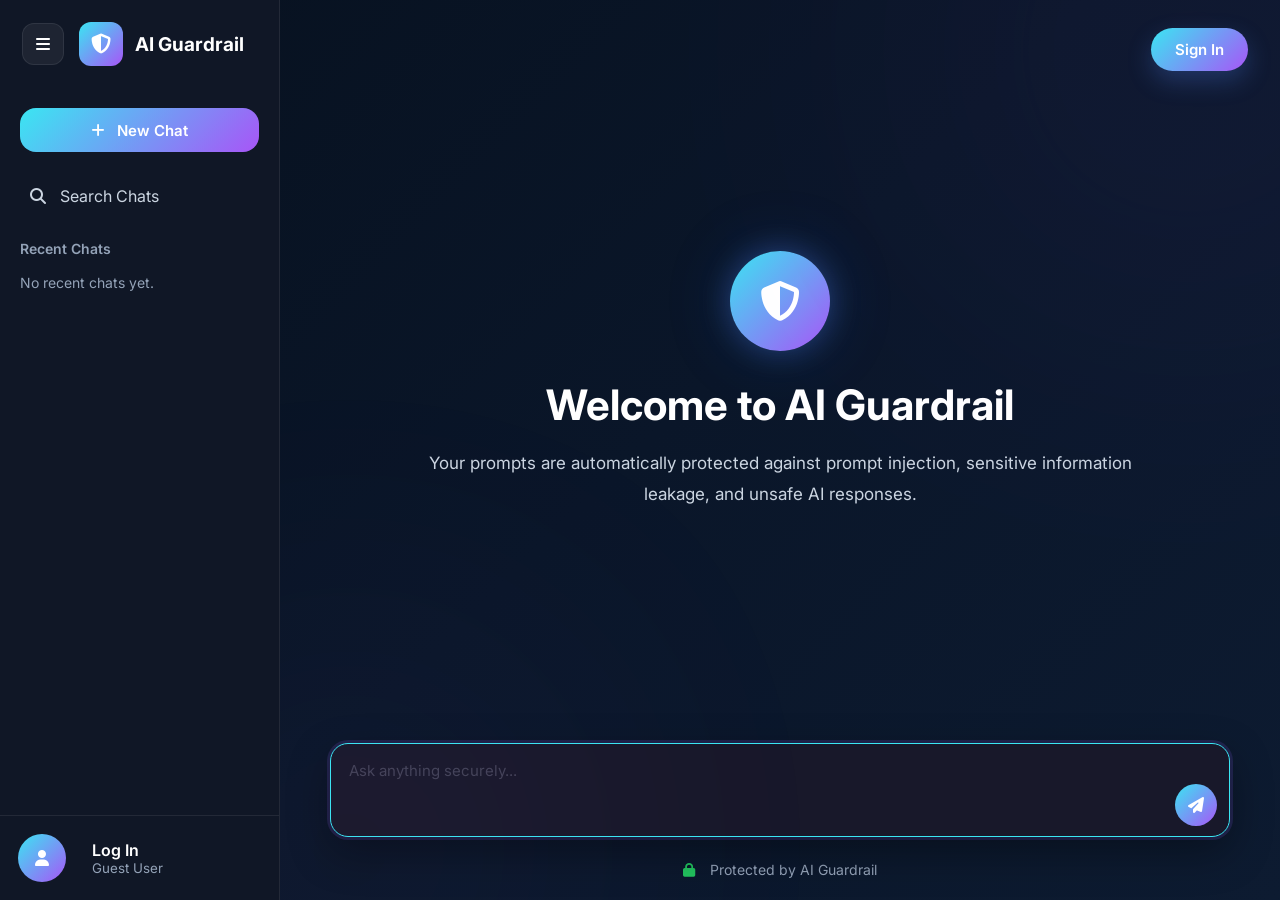
<file: frontend/index.html>
<!DOCTYPE html>
<html lang="en">

<head>

    <meta charset="UTF-8">

    <meta name="viewport" content="width=device-width, initial-scale=1.0">

    <title>AI Guardrail</title>

    <link rel="stylesheet" href="css/style.css">

    <link href="https://fonts.googleapis.com/css2?family=Inter:wght@300;400;500;600;700;800&display=swap"
        rel="stylesheet">

    <link rel="stylesheet"
        href="https://cdnjs.cloudflare.com/ajax/libs/font-awesome/6.7.1/css/all.min.css">

</head>

<body>

    <div class="app">

       <!-- ================= SIDEBAR ================= -->

<aside class="sidebar" id="sidebar">

    <div class="sidebar-top">

        <button id="toggleSidebar" class="icon-btn">
            <i class="fa-solid fa-bars"></i>
        </button>

        <div class="logo">

            <div class="logo-icon">
                <i class="fa-solid fa-shield-halved"></i>
            </div>

            <span class="logo-text" style="user-select:none; " draggable="false">
                AI Guardrail
            </span>

        </div>

    </div>


    <!-- NEW CHAT BUTTON -->

    <button class="new-chat-btn tooltip" data-tooltip="New Chat">

        <i class="fa-solid fa-plus"></i>

        <span style="user-select:none;" draggable="false">New Chat</span>

    </button>


    <!-- NAVIGATION -->

    <nav class="nav-links">

        <!-- <a href="audit.html"
           class="tooltip"
           id="auditBtn"
           data-tooltip="Audit Logs">

            <i class="fa-solid fa-file-shield"></i>

            <span style="user-select:none;" draggable="false">Audit Logs</span>

        </a> -->


        <a href="#"
           class="tooltip"
           id="searchBtn"
           data-tooltip="Search Chats">

            <i class="fa-solid fa-magnifying-glass"></i>

            <span style="user-select:none;" draggable="false">Search Chats</span>

        </a>

    </nav>


    <!-- RECENT CHATS -->

    <div class="recent-container">

        <div class="recent-title" style="user-select:none;" draggable="false">

            Recent Chats

        </div>

        <div id="recentChats" class="recent-chats" style="user-select:none;" draggable="false">

            <!-- Chats will be added here dynamically -->

        </div>

    </div>


    <!-- PROFILE -->

    <div class="profile-area" id="profileBtn">

        <div class="profile-circle">

            <i class="fa-solid fa-user"></i>

        </div>

        <div class="profile-details">

            <span class="username" style="user-select:none;" draggable="false">
                Log In
            </span>

            <small style="user-select:none;" draggable="false">
                Guest User
            </small>

        </div>

    </div>

</aside>

        <!-- ================= MAIN ================= -->

        <main class="main">

            <div class="top-right">

                <button id="signInButton" style="user-select:none;" draggable="false">

                    Sign In

                </button>

            </div>

            <!-- ================= EMPTY STATE ================= -->

            <section class="welcome-screen" id="welcomeScreen">

                <div class="shield">

                    <i class="fa-solid fa-shield-halved"></i>

                </div>

                <h1 id="welcomeHeading" style="user-select:none;" draggable="false">

                    Welcome to AI Guardrail

                </h1>

                <p id="welcomeText" style="user-select:none;" draggable="false">

                    Your prompts are automatically protected against prompt injection,
                    sensitive information leakage, and unsafe AI responses.

                </p>

            </section>

            <!-- ================= CHAT ================= -->

            <section class="chat-container" id="chatContainer">

                <!-- Messages will be created dynamically -->

            </section>

            <!-- ================= INPUT ================= -->

            <div class="chat-input-area" >

                <div class="input-box">

                    <textarea
                        id="promptInput"
                        placeholder="Ask anything securely..."
                        rows="1" style="user-select: none;"></textarea>

                    <button
                        id="sendBtn"
                        class="send-button">

                        <i class="fa-solid fa-paper-plane"></i>

                    </button>

                </div>

                <div class="security-footer" style="user-select: none;">

                    <i class="fa-solid fa-lock" ></i>

                    Protected by AI Guardrail

                </div>

            </div>

        </main>

    </div>

    <!-- ================= SEARCH MODAL ================= -->

    <div class="modal-overlay" id="searchOverlay">

        <div class="modal search-modal">

            <div class="modal-header">

                <h2 style="user-select:none;" draggable="false">

                    Search Chats

                </h2>

                <button class="closeModal">

                    <i class="fa-solid fa-xmark"></i>

                </button>

            </div>

            <input
                type="text"
                id="searchInput"
                placeholder="Search conversations..." >

            <div class="search-results" id="searchResults" style="user-select:none;" draggable="false">

                No chats found.

            </div>

        </div>

    </div>

    <!-- ================= RENAME CHAT MODAL ================= -->

    <div class="modal-overlay" id="renameOverlay">

        <div class="modal rename-modal">

            <div class="modal-header">

                <h2>Rename Chat</h2>

                <button class="closeModal" id="renameClose">

                    <i class="fa-solid fa-xmark"></i>

                </button>

            </div>

            <div class="rename-content">

                <label for="renameInput">
                    Chat name
                </label>

                <input
                    type="text"
                    id="renameInput"
                    placeholder="Enter a new chat name..."
                    maxlength="100"
                    autocomplete="off">

                <div class="rename-actions">

                    <button
                        type="button"
                        class="rename-cancel"
                        id="renameCancel">
                        Cancel
                    </button>

                    <button
                        type="button"
                        class="rename-save"
                        id="renameSave">
                        Save Changes
                    </button>

                </div>

            </div>

        </div>

    </div>

    <!-- ================= ACCOUNT MODAL ================= -->

    <div class="modal-overlay" id="accountOverlay">

    <div class="modal settings-window">

        <div class="modal-header">

            <h2 style="user-select:none;" draggable="false">Account</h2>

            <button class="closeModal">

                <i class="fa-solid fa-xmark"></i>

            </button>

        </div>

        <div class="settings-layout">

            <div class="settings-sidebar">

                <button class="settings-tab active"
                    data-account="information" style="user-select:none;" draggable="false">

                    Personal Information

                </button>

                <button class="settings-tab"
                    data-account="password" style="user-select:none;" draggable="false">

                    Change Password

                </button>

                <button class="settings-tab"
                    data-account="switch" style="user-select:none;" draggable="false">

                    Switch Account

                </button>

                <button class="settings-tab"
                    data-account="signout" style="user-select:none;" draggable="false">

                    Sign Out

                </button>

            </div>

            <div
                class="settings-content"
                id="accountContent">

            </div>

        </div>

    </div>

</div>

<!-- SIGN OUT CONFIRMATION -->

<div class="modal-overlay" id="logoutOverlay">

    <div class="modal">

        <div class="modal-header" style="user-select:none;" draggable="false">

            <h2>Sign Out</h2>

            <button class="closeModal" id="logoutClose">

                <i class="fa-solid fa-xmark"></i>

            </button>

        </div>

        <div style="padding:20px 0 10px; text-align:center;">

            <i class="fa-solid fa-right-from-bracket"
                style="font-size:42px; color:#bb3af2; margin-bottom:18px;"></i>

            <p style="color:#CBD5E1; font-size:16px; line-height:1.7; user-select:none;" draggable="false">

                Are you sure you want to sign out?

            </p>

        </div>

        <div style="display:flex; justify-content:center; margin-top:24px;">

            <button
                class="login-btn"
                id="logoutConfirm" style="user-select:none;" draggable="false">

                Sign Out

            </button>

        </div>

    </div>

</div>

    <!-- ================= SETTINGS MODAL ================= -->

    <div class="modal-overlay" id="settingsOverlay">

        <div class="modal settings-window">

            <div class="modal-header">

                <h2 style="user-select:none;" draggable="false">Settings</h2>

                <button class="closeModal">

                    <i class="fa-solid fa-xmark"></i>

                </button>

            </div>

            <div class="settings-layout">

                <div class="settings-sidebar">

                    <div class="settings-heading">

                        General

                    </div>

                    <button
                        class="settings-tab active"
                        data-setting="model">

                        AI Model

                    </button>

                    <button
                        class="settings-tab"
                        data-setting="version">

                        Guardrail Version

                    </button>

                    <button
                        class="settings-tab"
                        data-setting="history">

                        Clear Chat History

                    </button>

                    <div class="settings-heading">

                        Security

                    </div>

                    <button
                        class="settings-tab"
                        data-setting="highlight">

                        Highlight Suspicious Content

                    </button>

                    <div class="settings-heading">

                        Personalization

                    </div>

                    <button
                        class="settings-tab"
                        data-setting="theme">

                        Theme

                    </button>

                    <button
                        class="settings-tab"
                        data-setting="accent">

                        Accent Colour

                    </button>

                </div>

                <div
                    class="settings-content"
                    id="settingsContent">

                    <!-- This section is ready for implementation. -->

                </div>

            </div>

        </div>

    </div>

    <!-- ================= LOGIN MODAL ================= -->

    <div class="modal-overlay" id="loginOverlay">

        <div class="modal login-modal">

            <div class="modal-header">

                <h2>

                    Sign In

                </h2>

                <button class="closeModal">

                    <i class="fa-solid fa-xmark"></i>

                </button>

            </div>

            <form id="loginForm">

                <input
                    type="email"
                    placeholder="Email Address"
                    required>

                <div class="password-wrapper">

                    <input
                        type="password"
                        id="loginPassword"
                        placeholder="Password"
                        required>

                    <button
                        type="button"
                        class="toggle-password"
                        aria-label="Show password">
                        <i class="fa-solid fa-eye"></i>
                    </button>

                </div>

                <button
                    type="submit"
                    class="login-btn">

                    Sign In

                </button>

                <p class="signup-text">

                    Don't have an account?

                    <a href="#" id="openSignup">

                        Sign Up

                    </a>

                </p>

            </form>

        </div>

    </div>

    <!-- ================= SIGN UP MODAL ================= -->

    <div class="modal-overlay" id="signupOverlay">

        <div class="modal signup-modal">

            <div class="modal-header">

                <h2>

                    Create Account

                </h2>

                <button class="closeModal">

                    <i class="fa-solid fa-xmark"></i>

                </button>

            </div>

            <form id="signupForm">

                <input
                    type="text"
                    placeholder="Full Name"
                    required>

                <input
                    type="email"
                    placeholder="Email Address"
                    required>

                <div class="password-wrapper">

                    <input
                        type="password"
                        id="signupPassword"
                        placeholder="Password"
                        required>

                    <button
                        type="button"
                        class="toggle-password"
                        aria-label="Show password">
                        <i class="fa-solid fa-eye"></i>
                    </button>

                </div>

                <div class="password-wrapper">

                    <input
                        type="password"
                        id="signupConfirmPassword"
                        placeholder="Confirm Password"
                        required>

                    <button
                        type="button"
                        class="toggle-password"
                        aria-label="Show password">
                        <i class="fa-solid fa-eye"></i>
                    </button>

                </div>

                <button
                    type="submit"
                    class="login-btn">

                    Create Account

                </button>

                <p class="signup-text">

                    Already have an account?

                    <a href="#" id="backToLogin">

                        Sign In

                    </a>

                </p>

            </form>

        </div>

    </div>

    <!-- ================= PROFILE DROPDOWN ================= -->

    <div class="profile-dropdown" id="profileDropdown">

        <div class="profile-header">

            <div class="profile-avatar">
                <i class="fa-solid fa-user"></i>
            </div>

            <div>
                <h4 id="profileName">Guest User</h4>
                <small id="profileEmail">Not Signed In</small>
            </div>

        </div>

        <div class="dropdown-divider"></div>

        <button class="dropdown-item" id="accountBtn">
            <i class="fa-solid fa-user"></i>
            Account
        </button>

        <button class="dropdown-item" id="settingsBtn">
            <i class="fa-solid fa-gear"></i>
            Settings
        </button>

        <button
            class="dropdown-item logout"
            id="logoutButton">

            <i class="fa-solid fa-right-from-bracket"></i>

            Log Out

        </button>

    </div>

    <!-- ================= TOAST ================= -->

    <div id="toastContainer"></div>

    <!-- ================= MESSAGE TEMPLATE ================= -->

    <template id="messageTemplate">

        <div class="message">

            <div class="message-avatar">

                <i class="fa-solid fa-user"></i>

            </div>

            <div class="message-content">

                <div class="message-text">

                </div>

            </div>

        </div>

    </template>

    <!-- ================= LOADING TEMPLATE ================= -->

    <template id="loadingTemplate">

        <div class="message ai-message">

            <div class="message-avatar">

                <i class="fa-solid fa-shield-halved"></i>

            </div>

            <div class="message-content">

                <div class="typing">

                    <span></span>

                    <span></span>

                    <span></span>

                </div>

            </div>

        </div>

    </template>

    <!-- ================= OVERLAY ================= -->

    <div
        id="overlay"
        class="overlay">

    </div>

    <!-- ================= JAVASCRIPT ================= -->

    <script src="js/script.js"></script>

</body>

</html>
</file>
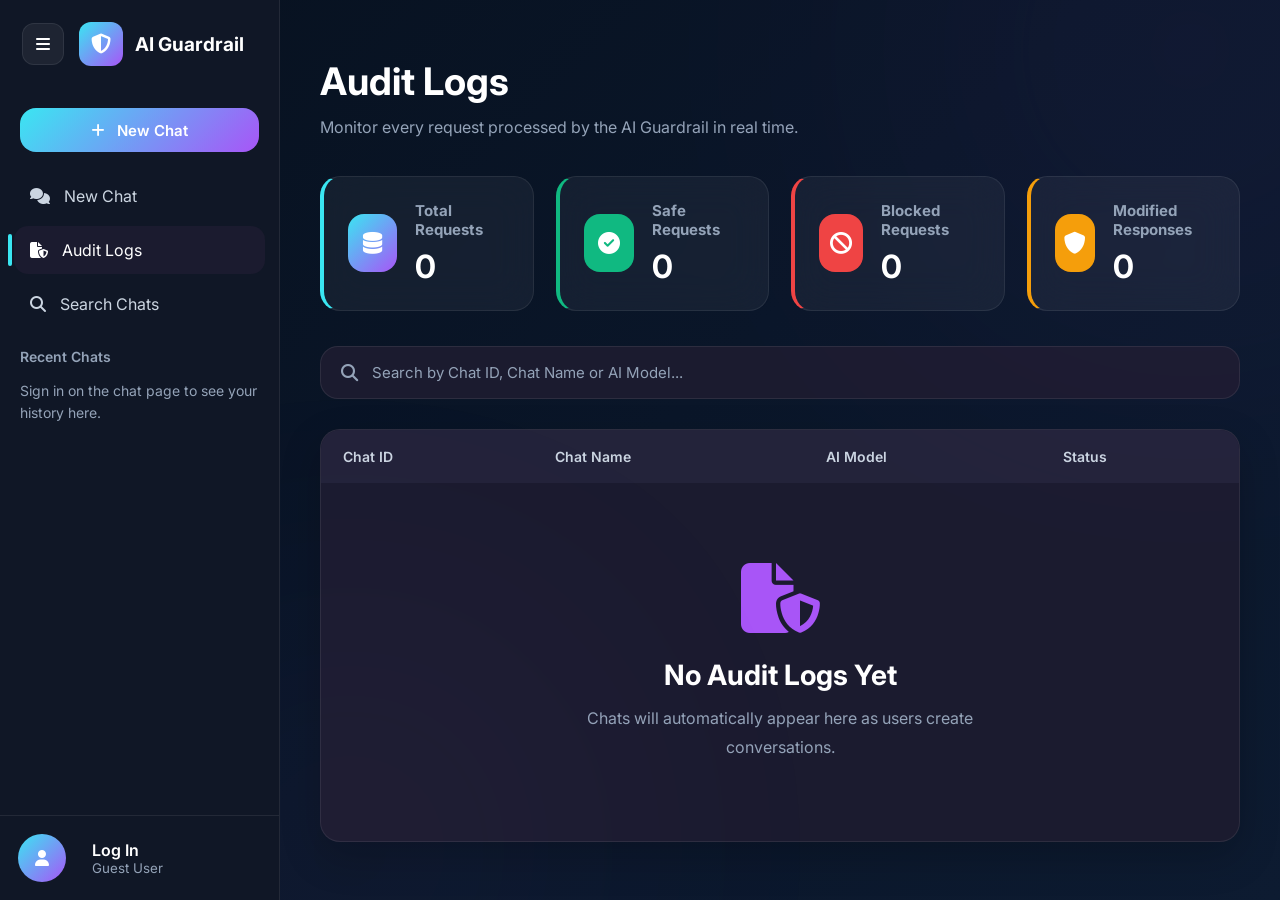
<file: frontend/audit.html>
<!DOCTYPE html>
<html lang="en">

<head>

    <meta charset="UTF-8">

    <meta name="viewport"
          content="width=device-width, initial-scale=1.0">

    <title>Audit Logs | AI Guardrail</title>

    <!-- CSS -->
    <link rel="stylesheet" href="css/style.css">
    <link rel="stylesheet" href="css/audit.css">

    <!-- Fonts -->
    <link href="https://fonts.googleapis.com/css2?family=Inter:wght@300;400;500;600;700;800&display=swap"
          rel="stylesheet">

    <!-- Icons -->
    <link rel="stylesheet"
          href="https://cdnjs.cloudflare.com/ajax/libs/font-awesome/6.7.1/css/all.min.css">

</head>

<body>

<div class="app">

    <!-- ================= SIDEBAR ================= -->

    <aside class="sidebar" id="sidebar">

        <div class="sidebar-top">

            <button id="toggleSidebar"
                    class="icon-btn">

                <i class="fa-solid fa-bars"></i>

            </button>

            <div class="logo">

                <div class="logo-icon">

                    <i class="fa-solid fa-shield-halved"></i>

                </div>

                <span class="logo-text">

                    AI Guardrail

                </span>

            </div>

        </div>

        <button class="new-chat-btn tooltip"
                data-tooltip="New Chat"
                onclick="window.location='index.html'">

            <i class="fa-solid fa-plus"></i>

            <span>New Chat</span>

        </button>

        <nav class="nav-links">

            <a href="index.html"
               class="tooltip"
               data-tooltip="New Chat">

                <i class="fa-solid fa-comments"></i>

                <span>New Chat</span>

            </a>

            <a href="audit.html"
               class="active tooltip"
               data-tooltip="Audit Logs">

                <i class="fa-solid fa-file-shield"></i>

                <span>Audit Logs</span>

            </a>

            <a href="#"
               class="tooltip"
               data-tooltip="Search Chats">

                <i class="fa-solid fa-magnifying-glass"></i>

                <span>Search Chats</span>

            </a>

        </nav>

        <div class="recent-container">

            <div class="recent-title">

                Recent Chats

            </div>

            <div id="recentChats"
                 class="recent-chats">

            </div>

        </div>

        <div class="profile-area"
             id="profileArea"
             style="cursor:pointer;">

            <div class="profile-circle">

                <i class="fa-solid fa-user"></i>

            </div>

            <div class="profile-details">

                <span class="username" id="auditUsername">

                    Log In

                </span>

                <small id="auditUserSub">

                    Guest User

                </small>

            </div>

            <button id="auditLogoutBtn"
                    class="icon-btn"
                    style="display:none;"
                    title="Log out">

                <i class="fa-solid fa-right-from-bracket"></i>

            </button>

        </div>

    </aside>

    <!-- ================= MAIN ================= -->

    <main class="main audit-main">

        <div class="audit-container">

            <!-- Header -->

            <div class="audit-header">

                <h1>

                    Audit Logs

                </h1>

                <p>

                    Monitor every request processed by the AI Guardrail in real time.

                </p>

            </div>

            <!-- ================= SUMMARY CARDS ================= -->

            <div class="audit-cards">

                <div class="audit-card">

                    <div class="card-icon">

                        <i class="fa-solid fa-database"></i>

                    </div>

                    <div>

                        <h3>Total Requests</h3>

                        <span id="totalRequests">

                            0

                        </span>

                    </div>

                </div>

                <div class="audit-card safe">

                    <div class="card-icon">

                        <i class="fa-solid fa-circle-check"></i>

                    </div>

                    <div>

                        <h3>Safe Requests</h3>

                        <span id="safeRequests">

                            0

                        </span>

                    </div>

                </div>

                <div class="audit-card blocked">

                    <div class="card-icon">

                        <i class="fa-solid fa-ban"></i>

                    </div>

                    <div>

                        <h3>Blocked Requests</h3>

                        <span id="blockedRequests">

                            0

                        </span>

                    </div>

                </div>

                <div class="audit-card protected">

                    <div class="card-icon">

                        <i class="fa-solid fa-shield"></i>

                    </div>

                    <div>

                        <h3>Modified Responses</h3>

                        <span id="modifiedResponses">

                            0

                        </span>

                    </div>

                </div>

            </div>

            <!-- ================= SEARCH ================= -->

            <div class="audit-search">

                <i class="fa-solid fa-magnifying-glass"></i>

                <input type="text"
                       id="searchLogs"
                       placeholder="Search by Chat ID, Chat Name or AI Model...">

            </div>

            <!-- ================= TABLE ================= -->

            <div class="audit-table-container">

                <table class="audit-table">

                    <thead>

                        <tr>

                            <th>Chat ID</th>

                            <th>Chat Name</th>

                            <th>AI Model</th>

                            <th>Status</th>

                        </tr>

                    </thead>

                    <tbody id="auditTableBody">

                        <!-- audit.js will insert rows here -->

                    </tbody>

                </table>

                <!-- Empty State -->

                <div id="emptyAudit"
                     class="empty-audit">

                    <i class="fa-solid fa-file-shield"></i>

                    <h3>

                        No Audit Logs Yet

                    </h3>

                    <p>

                        Chats will automatically appear here as users create conversations.

                    </p>

                </div>

            </div>

        </div>

    </main>

</div>

<script src="js/audit.js"></script>

</body>

</html>
</file>
<file: frontend/css/style.css>
@import url('https://fonts.googleapis.com/css2?family=Inter:wght@300;400;400;500;600;700;800&display=swap');

*{
    margin:0;
    padding:0;
    box-sizing:border-box;
}

:root{

    --bg:#0b1120;
    --sidebar:#141420;
    --surface:#1B1B2F;
    --surface2:#23233A;

    --primary:#29a2e2;
    --primary-hover:#2F6FF3;

    --text:#ffffff;
    --text2:#cbd5e1;
    --text3:#94a3b8;

    --border:rgba(255,255,255,.08);

    --success:#3ae6f2;

    --shadow:0 15px 40px rgba(0,0,0,.35);

    --radius:18px;

}

html{

    scroll-behavior:smooth;

}

body{

    font-family:"Inter",sans-serif;

    background:linear-gradient(135deg,#07111f,#0a1629,#0d1b31);

    color:var(--text);

    height:100vh;

    overflow:hidden;

}

button{

    font-family:inherit;

}

a{

    color:inherit;

    text-decoration:none;

}

.app{

    display:flex;

    width:100vw;

    height:100vh;

}

/* ==========================================
   SIDEBAR
========================================== */

.sidebar {
    width: 280px;
    height: 100vh;

    background: rgba(17, 24, 39, .96);
    backdrop-filter: blur(22px);

    border-right: 1px solid var(--border);

    display: flex;
    flex-direction: column;

    overflow: visible;

    transition: width .4s cubic-bezier(.4, 0, .2, 1);
}

/* ==========================================
   SIDEBAR TOP
========================================== */

.sidebar-top {
    display: flex;
    align-items: center;
    gap: 15px;

    padding: 22px;

    flex-shrink: 0;
}


/* ==========================================
   TOGGLE BUTTON
========================================== */

#toggleSidebar {
    width: 42px;
    height: 42px;
    min-width: 42px;

    border: 1px solid rgba(255, 255, 255, .08);
    border-radius: 12px;

    background: rgba(255, 255, 255, .06);
    color: white;

    display: flex;
    align-items: center;
    justify-content: center;

    cursor: pointer;
    font-size: 16px;

    transition:
        transform 0.25s ease,
        background-color 0.25s ease,
        border-color 0.25s ease,
        box-shadow 0.25s ease;
}

#toggleSidebar:hover {
    background: #A855F7;
    border-color: #A855F7;
    box-shadow: none;

    transform: rotate(90deg);
}

#toggleSidebar:active {
    transform: rotate(90deg) scale(.92);
}

#toggleSidebar i {
    transition: transform 0.3s ease;
}

/* ==========================================
   COLLAPSED SIDEBAR
========================================== */

.sidebar.collapsed {
    width: 82px;
}


/* ==========================================
   LOGO
========================================== */

.logo {
    display: flex;
    align-items: center;
    gap: 10px;

    min-width: 0;

    transition: opacity .2s ease;
}


/* Hide ENTIRE logo when collapsed */

.sidebar.collapsed .logo {
    display: none;
}


/* ==========================================
   COLLAPSED TOP
========================================== */

.sidebar.collapsed .sidebar-top {
    justify-content: center;

    padding: 20px 0;
}


/* ==========================================
   NEW CHAT BUTTON
========================================== */

.new-chat-btn {
    margin: 0 18px 15px;

    height: 44px;

    border: none;
    border-radius: 12px;

    display: flex;
    align-items: center;
    justify-content: center;

    gap: 10px;

    background: linear-gradient(
        135deg,
        #3ae6f2,
        #A855F7
    );

    color: white;

    font-size: 14px;
    font-weight: 600;

    cursor: pointer;

    transition:
        background .2s ease,
        transform .2s ease,
        box-shadow .2s ease;
}

.new-chat-btn:hover {
    transform: translateY(-1px);

    box-shadow:
        0 6px 18px rgba(58, 230, 242, .18);
}


/* Collapsed New Chat */

.sidebar.collapsed .new-chat-btn {
    width: 44px;

    margin: 0 auto 15px;

    padding: 0;

    border-radius: 12px;
}


/* Hide text */

.sidebar.collapsed .new-chat-btn span {
    display: none;
}


/* ==========================================
   NAV LINKS
========================================== */

.nav-links {
    display: flex;
    flex-direction: column;

    gap: 6px;

    padding: 0 18px;
}

.nav-links a {
    position: relative;

    display: flex;
    align-items: center;

    gap: 12px;

    min-height: 44px;

    padding: 0 14px;

    border-radius: 12px;

    color: #aaaabd;

    text-decoration: none;

    transition:
        background .2s ease,
        color .2s ease;
}

.nav-links a:hover,
.nav-links a.active {
    background: rgba(255, 255, 255, .06);

    color: white;
}


/* ==========================================
   COLLAPSED NAV
========================================== */

.sidebar.collapsed .nav-links {
    padding: 0 19px;
}

.sidebar.collapsed .nav-links a {
    width: 44px;

    padding: 0;

    justify-content: center;
}


/* Hide text */

.sidebar.collapsed .nav-links a span {
    display: none;
}


/* ==========================================
   TOOLTIP
========================================== */

.tooltip {
    position: relative;
}


/* Tooltip box */

.sidebar.collapsed .tooltip::after {
    content: attr(data-tooltip);

    position: absolute;

    left: calc(100% + 12px);
    top: 50%;

    transform: translateY(-50%) translateX(-5px);

    background: #202033;
    color: white;

    padding: 8px 12px;

    border-radius: 8px;

    font-size: 13px;
    font-weight: 500;

    white-space: nowrap;

    opacity: 0;
    visibility: hidden;

    pointer-events: none;

    border: 1px solid rgba(255, 255, 255, .08);

    box-shadow: 0 8px 20px rgba(0, 0, 0, .3);

    z-index: 99999;

    transition:
        opacity .18s ease,
        transform .18s ease;
}


/* Tooltip arrow */

.sidebar.collapsed .tooltip::before {
    content: "";

    position: absolute;

    left: calc(100% + 3px);
    top: 50%;

    transform: translateY(-50%);

    border-width: 5px;
    border-style: solid;

    border-color: transparent #202033 transparent transparent;

    opacity: 0;
    visibility: hidden;

    pointer-events: none;

    z-index: 99999;

    transition: opacity .18s ease;
}


/* Show tooltip */

.sidebar.collapsed .tooltip:hover::after {
    opacity: 1;
    visibility: visible;

    transform: translateY(-50%) translateX(0);
}

.sidebar.collapsed .tooltip:hover::before {
    opacity: 1;
    visibility: visible;
}


/* ==========================================
   RECENT CHATS
========================================== */
.recent-container {
    flex: 1;

    min-height: 0;

    overflow-y: auto;
    overflow-x: hidden;
}

.sidebar.collapsed .recent-container {
    display: none;
}


/* ==========================================
   PROFILE
========================================== */

.profile-area {
    margin-top: auto;

    flex-shrink: 0;

    display: flex;
    align-items: center;

    padding: 18px 22px;

    cursor: pointer;

    transition: background .2s ease;
}

.profile-area:hover {
    background: rgba(255, 255, 255, .04);
}


.profile-circle {
    width: 40px;
    height: 40px;

    min-width: 40px;

    border-radius: 50%;

    display: flex;
    align-items: center;
    justify-content: center;

    background: rgba(255, 255, 255, .08);

    color: white;
}


/* Profile text */

.profile-details {
    margin-left: 12px;

    display: flex;
    flex-direction: column;

    transition: opacity .2s ease;
}


/* Collapsed profile */

.sidebar.collapsed .profile-area {
    justify-content: center;

    padding: 18px 0;
}

.sidebar.collapsed .profile-details {
    display: none;
}
/* ==========================================
   RECENT CHAT ITEM
========================================== */

.chat-item{

    position:relative;

    display:flex;

    align-items:center;

    justify-content:space-between;

    gap:10px;

    padding:10px 12px;

    margin:6px 0;

    border-radius:12px;

    cursor:pointer;

    transition:.25s;

}

.chat-item:hover{

    background:rgba(255,255,255,.06);

}

.chat-title{

    flex:1;

    overflow:hidden;

    white-space:nowrap;

    text-overflow:ellipsis;

    font-size:14px;

}

/* ==========================================
   MENU BUTTON
========================================== */

.chat-menu-btn{

    width:30px;

    height:30px;

    border:none;

    background:transparent;

    color:#94A3B8;

    border-radius:8px;

    cursor:pointer;

    display:flex;

    justify-content:center;

    align-items:center;

    transition:.2s;

}

.chat-menu-btn:hover{

    background:rgba(255,255,255,.08);

    color:white;

}

/* ==========================================
   DROPDOWN
========================================== */

.chat-menu{

    position:absolute;

    right:8px;

    top:42px;

    width:170px;

    background:#111827;

    border:1px solid rgba(255,255,255,.08);

    border-radius:12px;

    overflow:hidden;

    display:none;

    z-index:999;

    box-shadow:0 12px 30px rgba(0,0,0,.35);

}

.chat-menu.active{

    display:block;

}

.chat-menu button{

    width:100%;

    border:none;

    background:transparent;

    color:white;

    padding:12px;

    text-align:left;

    display:flex;

    gap:10px;

    align-items:center;

    cursor:pointer;

    transition:.2s;

}

.chat-menu button:hover{

    background:#1E293B;

}

.delete-chat{

    color:#EF4444;

}

/* ==========================================
   PINNED CHAT
========================================== */

.chat-item.pinned{

    border-left:3px solid #3ae6f2;

}

.chat-item.pinned .chat-title::before{

    content:"📌 ";

}

.icon-btn{

    width:42px;

    height:42px;

    border:none;

    border-radius:12px;

    background:#1f2937;

    color:white;

    cursor:pointer;

    transition:.3s;

}

.icon-btn:hover{

    background:var(--primary);

    transform:rotate(90deg);

}

.logo{

    display:flex;

    align-items:center;

    gap:12px;

}

.logo-icon{

    width:44px;

    height:44px;

    border-radius:12px;

    display:flex;

    align-items:center;

    justify-content:center;

    background:linear-gradient(135deg,#3ae6f2,#A855F7);

    font-size:20px;

}

.logo-text{

    font-weight:700;

    font-size:19px;

}

.new-chat-btn{

    margin:20px;

    border:none;

    border-radius:16px;

    padding:15px;

    background:linear-gradient(135deg,#3ae6f2,#A855F7);

    color:white;

    display:flex;

    align-items:center;

    justify-content:center;

    gap:12px;

    cursor:pointer;

    transition:.3s;

    font-size:15px;

    font-weight:600;

}

.new-chat-btn:hover{

    transform:translateY(-2px);

    box-shadow:0 10px 25px rgba(79,140,255,.35);

}

.nav-links{

    display:flex;

    flex-direction:column;

    padding:0 14px;

}

.nav-links a{

    display:flex;

    align-items:center;

    gap:14px;

    padding:14px 16px;

    border-radius:14px;

    color:var(--text2);

    transition:.25s;

    position:relative;

}

.nav-links a:hover{

    background:#1f2937;

    color:white;

}

.nav-links a.active{

    background:#1B1B2F;

    color:white;

}

.nav-links a.active::before{

    content:"";

    position:absolute;

    left:-6px;

    width:4px;

    height:65%;

    background:#3ae6f2;

    border-radius:50px;

}

.recent-container{

    flex:1;

    overflow:auto;

    padding:20px;

}

.recent-title{

    color:var(--text3);

    font-size:14px;

    font-weight:600;

    margin-bottom:15px;

}

#recentChats{

    display:flex;

    flex-direction:column;

    gap:8px;

}

.chat-item{

    padding:12px;

    border-radius:12px;

    cursor:pointer;

    color:var(--text2);

    transition:.25s;

}

.chat-item:hover{

    background:#1f2937;

    color:white;

}

.empty-recents{

    color:var(--text3);

    font-size:14px;

    line-height:1.6;

}

.profile-area{

    display:flex;

    align-items:center;

    gap:14px;

    padding:18px;

    border-top:1px solid var(--border);

    cursor:pointer;

    transition:.25s;

}

.profile-area:hover{

    background:#1B1B2F;

}

.profile-circle{

    width:48px;

    height:48px;

    border-radius:50%;

    display:flex;

    align-items:center;

    justify-content:center;

    background:linear-gradient(135deg,#3ae6f2,#A855F7);

}

.profile-details{

    display:flex;

    flex-direction:column;

}

.profile-details .username{

    font-weight:600;

}

.profile-details small{

    color:var(--text3);

}

.sidebar.collapsed .logo-text,
.sidebar.collapsed .profile-details,
.sidebar.collapsed .new-chat-btn span,
.sidebar.collapsed .nav-links span,
.sidebar.collapsed .recent-container{

    display:none;

}

.sidebar.collapsed .new-chat-btn{

    width:50px;

    margin:20px auto;

    padding:15px;

}

.sidebar.collapsed .nav-links a{

    justify-content:center;

}

.sidebar.collapsed .profile-area{

    justify-content:center;

}

.tooltip{

    position:relative;

}

.tooltip::after{

    content:attr(data-tooltip);

    position:absolute;

    left:70px;

    top:50%;

    transform:translateY(-50%);

    background:#111827;

    color:white;

    padding:8px 12px;

    border-radius:8px;

    white-space:nowrap;

    font-size:13px;

    opacity:0;

    visibility:hidden;

    transition:.2s;

    z-index:9999;

}

.sidebar.collapsed .tooltip:hover::after{
    opacity:1;
    visibility:visible;
}


/* ==========================================
   MAIN LAYOUT
========================================== */

.main{

    flex:1;

    display:flex;

    flex-direction:column;

    position:relative;

    overflow:hidden;

    background:transparent;

}

/* ==========================================
   TOP RIGHT
========================================== */

.top-right{

    position:absolute;

    top:28px;

    right:32px;

    z-index:100;

}

#signInButton{

    border:none;

    outline:none;

    cursor:pointer;

    padding:12px 24px;

    border-radius:30px;

    font-size:15px;

    font-weight:600;

    color:white;

    background:linear-gradient(135deg,#3ae6f2,#A855F7);

    transition:.3s;

    box-shadow:0 10px 25px rgba(79,140,255,.25);

}

#signInButton:hover{

    transform:translateY(-2px);

    box-shadow:0 14px 35px rgba(79,140,255,.35);

}

/* ==========================================
   WELCOME SCREEN
========================================== */

.welcome-screen{

    flex:1;

    display:flex;

    flex-direction:column;

    justify-content:center;

    align-items:center;

    text-align:center;

    padding:40px;

    padding-bottom:180px;

    animation:fadeIn .5s ease;

}

.shield{

    width:100px;

    height:100px;

    border-radius:50%;

    display:flex;

    align-items:center;

    justify-content:center;

    background:linear-gradient(135deg,#3ae6f2,#A855F7);

    font-size:40px;

    margin-bottom:28px;

    box-shadow:
    0 0 30px rgba(79,140,255,.35),
    0 0 70px rgba(37,99,235,.18);

}

#welcomeHeading{

    font-size:42px;

    font-weight:700;

    margin-bottom:18px;

}

#welcomeText{

    max-width:720px;

    font-size:17px;

    line-height:1.8;

    color:var(--text2);

}

/* ==========================================
   CHAT CONTAINER
========================================== */

.chat-container{

    flex:1;

    display:none;

    flex-direction:column;

    gap:24px;

    overflow-y:auto;

    padding:90px 10% 170px;

    scroll-behavior:smooth;

}

.chat-container.active{

    display:flex;

}

/* ==========================================
   MESSAGE BUBBLES
========================================== */

.message{

    display:flex;

    gap:16px;

    align-items:flex-start;

    animation:messageAppear .25s ease;

}

.user-message{

    justify-content:flex-end;

}

.ai-message{

    justify-content:flex-start;

}

.message-avatar{

    width:44px;

    height:44px;

    border-radius:50%;

    display:flex;

    justify-content:center;

    align-items:center;

    background:linear-gradient(135deg,#3ae6f2,#A855F7);

    flex-shrink:0;

}

.message-content{

    max-width:75%;

    padding:18px 20px;

    border-radius:18px;

    line-height:1.8;

    font-size:15px;

    word-break:break-word;

}

.ai-message .message-content{

    background:#1B1B2F;

}

.user-message .message-content{

    background:#A855F7;

}

/* ==========================================
   INPUT AREA
========================================== */

.chat-input-area{

    position:absolute;

    left:50%;

    bottom:22px;

    transform:translateX(-50%);

    width:90%;

    max-width:900px;

    display:flex;

    flex-direction:column;

    gap:14px;

}

/* ==========================================
   SUGGESTION CHIPS
========================================== */

.chips{

    display:flex;

    justify-content:center;

    gap:12px;

}

.chips button{

    border:none;

    cursor:pointer;

    padding:11px 20px;

    border-radius:30px;

    background:#1B1B2F;

    color:white;

    font-size:14px;

    transition:.25s;

}

.chips button:hover{

    background:#29a2e2;

    transform:translateY(-2px);

}

/* ==========================================
   INPUT BOX
========================================== */

.input-box{

    background:rgba(255,255,255,.05);

    backdrop-filter:blur(20px);

    border:1px solid var(--border);

    border-radius:24px;

    padding:18px;

    box-shadow:var(--shadow);

    transition:.3s;

}

.input-box:focus-within{

    border-color:#3ae6f2;

    box-shadow:
    0 0 0 3px rgba(139,92,246,.15),
    var(--shadow);

}

#promptInput{

    width:100%;

    min-height:60px;

    max-height:220px;

    resize:none;

    border:none;

    outline:none;

    background:transparent;

    color:white;

    font-size:16px;

    line-height:1.7;

    font-family:inherit;

}

#promptInput::placeholder{

    color:var(--text3);

}

/* ==========================================
   INPUT FOOTER
========================================== */

.input-box {
    position: relative;
    display: flex;
    align-items: flex-end;

    background: #18182A;
    border: 1px solid #2d2d45;
    border-radius: 18px;

    padding: 16px 70px 16px 18px;

    min-height: 60px;
}

/* Textarea */

#promptInput {
    width: 100%;

    border: none;
    outline: none;
    resize: none;

    background: transparent;
    color: white;

    font-family: inherit;
    font-size: 15px;

    line-height: 22px;

    max-height: 150px;
}

#promptInput::placeholder {
    color: #77778f;
}


/* Send Button */

.send-button {
    position: absolute;

    right: 12px;
    bottom: 10px;

    width: 42px;
    height: 42px;

    border: none;
    border-radius: 50%;

    cursor: pointer;

    display: flex;
    align-items: center;
    justify-content: center;

    color: white;
    font-size: 16px;

    background: linear-gradient(
        135deg,
        #3ae6f2,
        #A855F7
    );

    transition: .3s;
}

.send-button:hover {
    transform: scale(1.08);
}


/* Security Footer */

.security-footer {
    margin-top: 10px;

    text-align: center;

    font-size: 12px;
    color: #77778f;
}

.security-footer i {
    margin-right: 5px;
}

/* ==========================================
   SECURITY FOOTER
========================================== */

.security-footer{

    display:flex;

    justify-content:center;

    align-items:center;

    gap:10px;

    color:var(--text3);

    font-size:14px;

}

.security-footer i{

    color:#22c55e;

}

/* ==========================================
   ANIMATIONS
========================================== */

@keyframes fadeIn{

    from{

        opacity:0;

        transform:translateY(15px);

    }

    to{

        opacity:1;

        transform:translateY(0);

    }

}

@keyframes messageAppear{

    from{

        opacity:0;

        transform:translateY(20px);

    }

    to{

        opacity:1;

        transform:translateY(0);

    }

}

/* ==========================================
   MODAL OVERLAY
========================================== */

.modal-overlay{

    position:fixed;

    inset:0;

    background:rgba(0,0,0,.45);

    backdrop-filter:blur(10px);

    display:none;

    justify-content:center;

    align-items:center;

    z-index:999;

    opacity:0;

    transition:.3s;

}

.modal-overlay.active{

    display:flex;

    opacity:1;

}

/* ==========================================
   MODAL
========================================== */

.modal{

    width:430px;

    max-width:92%;

    background:#141420;

    border:1px solid rgba(255,255,255,.08);

    border-radius:24px;

    padding:28px;

    box-shadow:0 20px 60px rgba(0,0,0,.45);

    animation:modalShow .3s ease;

}

.search-modal{

    width:600px;

}

@keyframes modalShow{

    from{

        opacity:0;

        transform:translateY(20px) scale(.96);

    }

    to{

        opacity:1;

        transform:translateY(0) scale(1);

    }

}

/* ==========================================
   MODAL HEADER
========================================== */

.modal-header{

    display:flex;

    justify-content:space-between;

    align-items:center;

    margin-bottom:25px;

}

.modal-header h2{

    font-size:26px;

    font-weight:700;

}

.closeModal{

    width:42px;

    height:42px;

    border:none;

    border-radius:12px;

    background:#23233A;

    color:white;

    cursor:pointer;

    transition:.25s;

}

.closeModal:hover{

    background:#A855F7;

    transform:rotate(90deg);

}

/* ==========================================
   FORMS
========================================== */

#loginForm,
#signupForm{

    display:flex;

    flex-direction:column;

    gap:18px;

}

#loginForm input,
#signupForm input,
#searchInput{

    width:100%;

    padding:15px 18px;

    border-radius:14px;

    border:1px solid rgba(255,255,255,.08);

    background:#23233A;

    color:white;

    font-size:15px;

    outline:none;

    transition:.25s;

}

#loginForm input:focus,
#signupForm input:focus,
#searchInput:focus{

    border-color:#3ae6f2;

    box-shadow:0 0 0 3px rgba(139,92,246,.15);

}

#loginForm input::placeholder,
#signupForm input::placeholder,
#searchInput::placeholder{

    color:#94A3B8;

}

/* ==========================================
   LOGIN BUTTON
========================================== */

.login-btn{

    margin-top:8px;

    padding:15px;

    border:none;

    border-radius:14px;

    cursor:pointer;

    background:linear-gradient(135deg,#3ae6f2,#A855F7);

    color:white;

    font-size:16px;

    font-weight:600;

    transition:.3s;

}

.login-btn:hover{

    transform:translateY(-2px);

    box-shadow:0 12px 25px rgba(139,92,246,.3);

}

/* ==========================================
   SIGNUP TEXT
========================================== */

.signup-text{

    text-align:center;

    color:#94A3B8;

    font-size:14px;

}

.signup-text a{

    color:#bb3af2;

    font-weight:600;

}

.signup-text a:hover{

    text-decoration:underline;

}

.password-wrapper {
    position: relative;
    width: 100%;
}

.password-wrapper input {
    width: 100%;
    padding-right: 45px;
}

.toggle-password {
    position: absolute;
    right: 12px;
    top: 50%;
    transform: translateY(-50%);

    background: none;
    border: none;
    padding: 5px;

    color: #888;
    cursor: pointer;

    display: flex;
    align-items: center;
    justify-content: center;
}

.toggle-password:hover {
    color: #29a2e2;
}

/* ==========================================
   SEARCH
========================================== */

#searchInput{

    margin-bottom:18px;

}

.search-results{

    max-height:350px;

    overflow-y:auto;

    display:flex;

    flex-direction:column;

    gap:10px;

    color:#CBD5E1;

}

.search-item{

    padding:14px;

    border-radius:14px;

    background:#23233A;

    cursor:pointer;

    transition:.25s;

}

.search-item:hover{

    background:#A855F7;

}

/* ==========================================
   EMPTY SEARCH
========================================== */

.no-results{

    text-align:center;

    color:#94A3B8;

    padding:25px 10px;

}

/* ==========================================
   FORM LABELS (OPTIONAL)
========================================== */

.form-label{

    font-size:14px;

    color:#CBD5E1;

    margin-bottom:5px;

}

/* ==========================================
   INPUT ERROR STATE
========================================== */

.input-error{

    border-color:#EF4444 !important;

}

.error-text{

    color:#EF4444;

    font-size:13px;

    margin-top:-10px;

}


/* ==========================================
   PROFILE DROPDOWN
========================================== */

.profile-dropdown{

    position:fixed;

    bottom:95px;

    left:20px;

    width:290px;

    background:#141420;

    border:1px solid rgba(255,255,255,.08);

    border-radius:20px;

    padding:18px;

    box-shadow:0 20px 50px rgba(0,0,0,.45);

    display:none;

    z-index:1200;

    animation:dropdownShow .25s ease;

}

.profile-dropdown.active{

    display:block;

}

@keyframes dropdownShow{

    from{

        opacity:0;

        transform:translateY(15px);

    }

    to{

        opacity:1;

        transform:translateY(0);

    }

}

.profile-header{

    display:flex;

    align-items:center;

    gap:15px;

    margin-bottom:18px;

}

.profile-avatar{

    width:55px;

    height:55px;

    border-radius:50%;

    display:flex;

    justify-content:center;

    align-items:center;

    font-size:22px;

    background:linear-gradient(135deg,#3ae6f2,#A855F7);

}

.profile-header h4{

    font-size:17px;

    margin-bottom:4px;

}

.profile-header small{

    color:#94A3B8;

}

.dropdown-divider{

    height:1px;

    background:rgba(255,255,255,.08);

    margin:15px 0;

}

.dropdown-item{

    width:100%;

    border:none;

    background:transparent;

    color:white;

    padding:14px 16px;

    border-radius:12px;

    display:flex;

    align-items:center;

    gap:14px;

    cursor:pointer;

    transition:.25s;

    font-size:15px;

}

.dropdown-item:hover{

    background:#23233A;

}

.logout{

    color:#ff8b8b;

}

.logout:hover{

    background:rgba(239,68,68,.15);

}

/* ==========================================
   TOAST
========================================== */

#toastContainer{

    position:fixed;

    top:25px;

    right:25px;

    display:flex;

    flex-direction:column;

    gap:15px;

    z-index:2000;

}

.toast{

    min-width:260px;

    background:#141420;

    color:white;

    padding:16px 20px;

    border-radius:14px;

    border-left:5px solid #3ae6f2;

    box-shadow:0 15px 35px rgba(0,0,0,.35);

    animation:toastShow .35s ease;

}

.toast.success{

    border-left-color:#3ae6f2;

}

.toast.error{

    border-left-color:#EF4444;

}

@keyframes toastShow{

    from{

        opacity:0;

        transform:translateX(40px);

    }

    to{

        opacity:1;

        transform:translateX(0);

    }

}

/* ==========================================
   TYPING INDICATOR
========================================== */

.typing{

    display:flex;

    align-items:center;

    gap:6px;

    height:24px;

}

.typing span{

    width:8px;

    height:8px;

    border-radius:50%;

    background:#CBD5E1;

    animation:typing 1.2s infinite;

}

.typing span:nth-child(2){

    animation-delay:.2s;

}

.typing span:nth-child(3){

    animation-delay:.4s;

}

@keyframes typing{

    0%,80%,100%{

        transform:scale(.6);

        opacity:.5;

    }

    40%{

        transform:scale(1);

        opacity:1;

    }

}

/* ==========================================
   OVERLAY
========================================== */

.overlay{

    position:fixed;

    inset:0;

    background:rgba(0,0,0,.25);

    backdrop-filter:blur(4px);

    display:none;

    z-index:998;

}

.overlay.active{

    display:block;

}

/* ==========================================
   BACKGROUND GLOWS
========================================== */

.main::before{

    content:"";

    position:absolute;

    width:420px;

    height:420px;

    border-radius:50%;

    background:#A855F7;

    filter:blur(180px);

    opacity:.10;

    top:-160px;

    right:-120px;

    pointer-events:none;

}

.main::after{

    content:"";

    position:absolute;

    width:380px;

    height:380px;

    border-radius:50%;

    background:#C084FC;

    filter:blur(170px);

    opacity:.08;

    left:-120px;

    bottom:-140px;

    pointer-events:none;

}

/* ==========================================
   UTILITIES
========================================== */

.hidden{

    display:none !important;

}

.fade{

    animation:fadeIn .35s ease;

}

.text-center{

    text-align:center;

}

.mt-20{

    margin-top:20px;

}

.mb-20{

    margin-bottom:20px;

}

.w-100{

    width:100%;

}

/* ==========================================
   HOVER EFFECTS
========================================== */

button{

    transition:.25s ease;

}

button:active{

    transform:scale(.96);

}

a{

    transition:.25s ease;

}

::selection{

    background:#29a2e2;

    color:black;

}

/* ==========================================
   SCROLLBAR
========================================== */

::-webkit-scrollbar{

    width:8px;

}

::-webkit-scrollbar-track{

    background:transparent;

}

::-webkit-scrollbar-thumb{

    background:#334155;

    border-radius:20px;

}

::-webkit-scrollbar-thumb:hover{

    background:#3ae6f2;

}


/* ==========================================
   RESPONSIVE DESIGN
========================================== */

@media screen and (max-width:1200px){

    .chat-container{

        padding:40px 6% 170px;

    }

    .chat-input-area{
        width:94%;
    }

}

@media screen and (max-width:900px){

    

    .profile-dropdown{

        left:12px;

        width:260px;

    }

    .welcome-screen{

        padding:30px;

    }

    #welcomeHeading{

        font-size:34px;

    }

    .chat-container{
        padding-top:100px;
    }

}

@media screen and (max-width:768px){

    .chips{

        flex-wrap:wrap;

    }

    .message-content{

        max-width:90%;

    }

    .chat-container{

        padding:30px 20px 170px;

    }

    .chat-input-area{
    position:absolute;
    left:50%;
    bottom:22px;
    transform:translateX(-50%);
    width:90%;
    max-width:900px;
    }

    .modal{

        width:min(430px, calc(100vw - 40px));

        max-width:430px;


    }

}

@media screen and (max-width:600px){

    .sidebar{

        width:82px;

    }

    .logo-text,
    .profile-details,
    .recent-container,
    .new-chat-btn span,
    .nav-links span{

        display:none;

    }

    .new-chat-btn{

        width:50px;

        margin:20px auto;

        padding:15px;

    }

    .nav-links a{

        justify-content:center;

    }

    .profile-area{

        justify-content:center;

    }

    #welcomeHeading{

        font-size:28px;

    }

    #welcomeText{

        font-size:15px;

    }

    .shield{

        width:80px;

        height:80px;

        font-size:32px;

    }

}

@media screen and (max-width:450px){

    .chat-input-area{

        bottom:15px;

    }

    .input-box{

        padding:14px;

    }

    #promptInput{

        font-size:15px;

    }

} 

/* ==========================================
   CHAT SPACING
========================================== */

.chat-container .message:first-child{

    margin-top:20px;

}

.chat-container .message:last-child{

    margin-bottom:15px;

}

/* ==========================================
   USER / AI MESSAGE COLORS
========================================== */

.user-message .message-avatar{

    background:linear-gradient(135deg,#A855F7,#1D4ED8);

}

.ai-message .message-avatar{

    background:linear-gradient(135deg,#C084FC,#A855F7);

}

/* ==========================================
   MESSAGE HOVER
========================================== */

.message-content{

    transition:.25s;

}

.message-content:hover{

    transform:translateY(-2px);

}

/* ==========================================
   TEXTAREA
========================================== */

#promptInput{

    overflow-y:auto;

}

#promptInput:focus::placeholder{

    opacity:.45;

}

/* ==========================================
   INPUT SHADOW
========================================== */

.input-box:hover{

    box-shadow:

        0 18px 45px rgba(0,0,0,.35),

        0 0 18px rgba(139,92,246,.15);

}

/* ==========================================
   SEND BUTTON
========================================== */

.send-button i{

    transition:.25s;

}

.send-button:hover i{

    transform:translateX(2px);

}

/* ==========================================
   CHIP ANIMATION
========================================== */

.chips button{

    animation:chipAppear .45s ease;

}

@keyframes chipAppear{

    from{

        opacity:0;

        transform:translateY(8px);

    }

    to{

        opacity:1;

        transform:translateY(0);

    }

}

/* ==========================================
   TOOLTIP
========================================== */

.sidebar.collapsed .tooltip::after{

    pointer-events:none;

}

.sidebar.collapsed .tooltip:hover::after{

    animation:tooltipFade .18s ease;

}

@keyframes tooltipFade{

    from{

        opacity:0;

        transform:translateY(-50%) translateX(-6px);

    }

    to{

        opacity:1;

        transform:translateY(-50%) translateX(0);

    }

}

/* ==========================================
   BUTTON FOCUS
========================================== */

button:focus-visible,
input:focus-visible,
textarea:focus-visible{

    outline:none;

}

/* ==========================================
   DISABLE BLUE TAP
========================================== */

*{

    -webkit-tap-highlight-color:transparent;

}

/* ==========================================
   ACCOUNT + SETTINGS WINDOW
========================================== */

.settings-window{

    width:900px;

    max-width:95%;

    height:620px;

    padding:0;

    overflow:hidden;

    display:flex;

    flex-direction:column;

}

.settings-window .modal-header{

    padding:24px 28px;

    margin:0;

    border-bottom:1px solid rgba(255,255,255,.08);

}

.settings-layout{

    flex:1;

    display:flex;

    overflow:hidden;

}

/* ==========================================
   LEFT SIDEBAR
========================================== */

.settings-sidebar{

    width:260px;

    background:#181826;

    border-right:1px solid rgba(255,255,255,.08);

    display:flex;

    flex-direction:column;

    padding:20px 14px;

    overflow-y:auto;

}

.settings-heading{

    color:#94A3B8;

    font-size:12px;

    font-weight:700;

    text-transform:uppercase;

    letter-spacing:1px;

    margin:18px 12px 10px;

}

.settings-tab{

    width:100%;

    background:transparent;

    border:none;

    color:#CBD5E1;

    font-size:15px;

    text-align:left;

    padding:13px 16px;

    border-radius:12px;

    cursor:pointer;

    transition:.25s;

    margin-bottom:4px;

}

.settings-tab:hover{

    background:#23233A;

    color:white;

}

.settings-tab.active{

    background:linear-gradient(135deg,#3ae6f2,#C084FC);

    color:white;

    font-weight:600;

}

/* ==========================================
   RIGHT CONTENT
========================================== */

.settings-content{

    flex:1;

    background:#141420;

    padding:35px;

    overflow-y:auto;

}

/* Placeholder */

.settings-placeholder{

    display:flex;

    flex-direction:column;

    justify-content:center;

    align-items:center;

    height:100%;

    text-align:center;

}

.settings-placeholder i{

    font-size:65px;

    color:#774edd;

    margin-bottom:25px;

}

.settings-placeholder h2{

    font-size:30px;

    margin-bottom:15px;

}

.settings-placeholder p{

    color:#94A3B8;

    line-height:1.8;

    max-width:420px;

}

/* ==========================================
   SCROLLBAR
========================================== */

.settings-sidebar::-webkit-scrollbar,

.settings-content::-webkit-scrollbar{

    width:8px;

}

.settings-sidebar::-webkit-scrollbar-thumb,

.settings-content::-webkit-scrollbar-thumb{

    background:#3B3B52;

    border-radius:20px;

}

.settings-sidebar::-webkit-scrollbar-thumb:hover,

.settings-content::-webkit-scrollbar-thumb:hover{

    background:#774edd;

}

/* ==========================================
   RESPONSIVE
========================================== */

@media(max-width:850px){

    .settings-window{

        width:96%;

        height:90vh;

    }

    .settings-layout{

        flex-direction:column;

    }

    .settings-sidebar{

        width:100%;

        height:220px;

        border-right:none;

        border-bottom:1px solid rgba(255,255,255,.08);

    }

}

.secondary-btn{

    padding:15px 22px;

    border:none;

    border-radius:14px;

    background:#23233A;

    color:white;

    font-size:15px;

    font-weight:600;

    cursor:pointer;

    transition:.25s;

}

.secondary-btn:hover{

    background:#343452;

}









/* ==========================================
   SIDEBAR SMOOTH COLLAPSE / EXPAND
   FINAL ALIGNMENT FIX
========================================== */

.sidebar {
    transition: width .4s cubic-bezier(.4, 0, .2, 1);
}

.sidebar.collapsed {
    width: 82px;
}


/* ==========================================
   TOGGLE + LOGO
========================================== */

.sidebar-top {
    transition:
        padding .35s cubic-bezier(.4, 0, .2, 1);
}

.sidebar .logo {
    opacity: 1;
    transform: translateX(0);
    visibility: visible;

    transition:
        opacity .2s ease,
        transform .25s ease,
        width .35s ease;
}

/* IMPORTANT:
   Remove the logo from the flex spacing when collapsed */
.sidebar.collapsed .logo {
    display: flex;
    opacity: 0;
    visibility: hidden;

    width: 0;
    min-width: 0;
    overflow: hidden;
    margin: 0;
    padding: 0;

    transform: translateX(-10px);
    pointer-events: none;
}

.sidebar.collapsed .sidebar-top {
    justify-content: center;
    gap: 0;
    padding: 20px 0;
}


/* Toggle stays perfectly centered */
#toggleSidebar {
    flex-shrink: 0;
}


/* ==========================================
   NEW CHAT BUTTON
========================================== */

.new-chat-btn {
    transition:
        width .35s cubic-bezier(.4, 0, .2, 1),
        margin .35s cubic-bezier(.4, 0, .2, 1),
        padding .35s ease,
        border-radius .35s ease,
        gap .25s ease,
        background .2s ease,
        transform .2s ease,
        box-shadow .2s ease;
}

.new-chat-btn span {
    opacity: 1;
    transform: translateX(0);

    transition:
        opacity .2s ease,
        transform .25s ease,
        width .25s ease;
}

.sidebar.collapsed .new-chat-btn {
    width: 44px;
    height: 44px;

    margin: 0 auto 15px;
    padding: 0;

    gap: 0;
}

.sidebar.collapsed .new-chat-btn span {
    display: inline;
    opacity: 0;
    transform: translateX(-8px);

    width: 0;
    overflow: hidden;
}


/* ==========================================
   NAVIGATION
========================================== */

.nav-links a {
    transition:
        width .35s cubic-bezier(.4, 0, .2, 1),
        padding .35s cubic-bezier(.4, 0, .2, 1),
        gap .25s ease,
        background .2s ease,
        color .2s ease;
}

.nav-links a span {
    opacity: 1;
    transform: translateX(0);

    transition:
        opacity .2s ease,
        transform .25s ease,
        width .25s ease;
}

.sidebar.collapsed .nav-links a {
    gap: 0;
}

.sidebar.collapsed .nav-links a span {
    display: inline;

    opacity: 0;
    transform: translateX(-8px);

    width: 0;
    overflow: hidden;
}


/* ==========================================
   RECENT CHATS
========================================== */

.recent-container {
    opacity: 1;
    transform: translateX(0);
    visibility: visible;

    transition:
        opacity .25s ease,
        transform .3s ease,
        visibility .3s ease;
}

.sidebar.collapsed .recent-container {
    display: block;

    opacity: 0;
    transform: translateX(-12px);
    visibility: hidden;

    pointer-events: none;
}


/* ==========================================
   RECENT TITLE
========================================== */

.recent-title {
    opacity: 1;
    transform: translateX(0);

    transition:
        opacity .2s ease,
        transform .25s ease;
}

.sidebar.collapsed .recent-title {
    opacity: 0;
    transform: translateX(-8px);
}


/* ==========================================
   PROFILE
========================================== */

.profile-area {
    transition:
        padding .35s cubic-bezier(.4, 0, .2, 1),
        background .2s ease;
}

.profile-details {
    opacity: 1;
    transform: translateX(0);

    transition:
        opacity .25s ease,
        transform .3s ease,
        width .25s ease;
}

.sidebar.collapsed .profile-area {
    justify-content: center;
    gap: 0;
}

.sidebar.collapsed .profile-details {
    display: flex;

    opacity: 0;
    transform: translateX(-10px);

    width: 0;
    overflow: hidden;

    margin-left: 0;
}


/* ==========================================
   RENAME CHAT MODAL
========================================== */

.rename-modal {
    width: 430px;
}

.rename-content {
    display: flex;
    flex-direction: column;
    gap: 10px;
}

.rename-content label {
    color: #c7c7d9;
    font-size: 14px;
    font-weight: 500;
}

#renameInput {
    width: 100%;
    padding: 15px 18px;

    border-radius: 14px;
    border: 1px solid rgba(255,255,255,.08);

    background: #23233A;
    color: white;

    font-family: inherit;
    font-size: 15px;

    outline: none;

    transition:
        border-color .25s ease,
        box-shadow .25s ease;
}

#renameInput::placeholder {
    color: #77778f;
}

#renameInput:focus {
    border-color: #3ae6f2;
    box-shadow: 0 0 0 3px rgba(139,92,246,.15);
}

.rename-actions {
    display: flex;
    justify-content: flex-end;
    gap: 10px;

    margin-top: 14px;
}

.rename-cancel,
.rename-save {
    padding: 12px 18px;

    border-radius: 12px;
    border: none;

    font-family: inherit;
    font-size: 14px;
    font-weight: 600;

    cursor: pointer;

    transition:
        transform .2s ease,
        background .2s ease,
        box-shadow .2s ease;
}

.rename-cancel {
    background: #23233A;
    color: #c7c7d9;
    border: 1px solid rgba(255,255,255,.08);
}

.rename-cancel:hover {
    background: #2d2d45;
    color: white;
}

.rename-save {
    background: linear-gradient(
        135deg,
        #3ae6f2,
        #A855F7
    );

    color: white;
}

.rename-save:hover {
    transform: translateY(-1px);
    box-shadow: 0 8px 20px rgba(139,92,246,.25);
}

.rename-save:active,
.rename-cancel:active {
    transform: scale(.97);
}


/* Prevent first chat message from entering the Sign In area 
but not looking good so i commented it out for now. 

.chat-container .message:first-child{
    margin-top:100px;
}

.chat-container .message:first-child.user-message{
    padding-right:140px;
}

*/


/* ==========================================
   END OF STYLE.CSS
========================================== */
</file>
<file: frontend/css/audit.css>
/* ==========================================
   AUDIT PAGE
========================================== */

.audit-main{

    overflow-y:auto;

    padding:40px;

}

.audit-container{

    max-width:1300px;

    margin:auto;

    animation:fadeIn .35s ease;

}

/* ==========================================
   HEADER
========================================== */

.audit-header{

    margin-bottom:35px;

}

.audit-header h1{

    font-size:38px;

    font-weight:700;

    margin-bottom:10px;

}

.audit-header p{

    color:var(--text3);

    font-size:16px;

    line-height:1.7;

}

/* ==========================================
   SUMMARY CARDS
========================================== */

.audit-cards{

    display:grid;

    grid-template-columns:repeat(4,1fr);

    gap:22px;

    margin-bottom:35px;

}

.audit-card{

    display:flex;

    align-items:center;

    gap:18px;

    padding:24px;

    background:rgba(255,255,255,.05);

    border:1px solid rgba(255,255,255,.08);

    border-radius:20px;

    backdrop-filter:blur(20px);

    transition:.25s;
     border-left:4px solid #3ae6f2;

}

.audit-card:hover{

    transform:translateY(-4px);

    box-shadow:0 18px 35px rgba(0,0,0,.25);

}

.card-icon{

    width:58px;

    height:58px;

    border-radius:16px;

    display:flex;

    justify-content:center;

    align-items:center;

    font-size:22px;

    color:white;

    background:linear-gradient(135deg,#3ae6f2,#A855F7);

}

.audit-card.safe{
    border-left:4px solid #10B981;
}

.audit-card.blocked{
    border-left:4px solid #EF4444;
}

.audit-card.protected{
    border-left:4px solid #F59E0B;
}

.audit-card.safe .card-icon{

    background:#10B981;
    

}


.audit-card.blocked .card-icon{

    background:#EF4444;
    

}

.audit-card.protected .card-icon{

    background:#F59E0B;
    

}

.audit-card h3{

    font-size:15px;

    color:var(--text3);

    margin-bottom:8px;

}

.audit-card span{

    font-size:32px;

    font-weight:700;

}

/* ==========================================
   SEARCH BAR
========================================== */

.audit-search{

    display:flex;

    align-items:center;

    gap:14px;

    background:#1B1B2F;

    border:1px solid rgba(255,255,255,.08);

    border-radius:18px;

    padding:16px 20px;

    margin-bottom:30px;

}

.audit-search i{

    color:var(--text3);

    font-size:17px;

}

.audit-search input{

    flex:1;

    background:none;

    border:none;

    outline:none;

    color:white;

    font-size:15px;

    font-family:inherit;

}

.audit-search input::placeholder{

    color:var(--text3);

}

/* ==========================================
   TABLE
========================================== */

.audit-table-container{

    background:#1B1B2F;

    border:1px solid rgba(255,255,255,.08);

    border-radius:20px;

    overflow:hidden;

    box-shadow:0 15px 40px rgba(0,0,0,.20);

}

.audit-table{

    width:100%;

    border-collapse:collapse;

}

.audit-table thead{

    background:#23233A;

}

.audit-table th{

    padding:18px 22px;

    text-align:left;

    font-size:14px;

    font-weight:600;

    color:#CBD5E1;

}

.audit-table td{

    padding:18px 22px;

    border-top:1px solid rgba(255,255,255,.05);

    font-size:15px;

    color:white;

}

.audit-table tbody tr{

    transition:.25s;

}

.audit-table tbody tr:hover{

    background:rgba(255,255,255,.04);

}

/* ==========================================
   STATUS PILLS
========================================== */

.status{

    display:inline-flex;

    align-items:center;

    justify-content:center;

    padding:8px 18px;

    border-radius:30px;

    font-size:13px;

    font-weight:600;

}

.status.safe{

    background:rgba(34,197,94,.18);

    color:#22C55E;

}

.status.protected{

    background:rgba(245,158,11,.18);

    color:#FBBF24;

}

.status.modified{

    background:rgba(245,158,11,.18);

    color:#FBBF24;

}

.status.blocked{

    background:rgba(239,68,68,.18);

    color:#EF4444;

}

/* ==========================================
   EMPTY STATE
========================================== */

.empty-audit{

    display:flex;

    flex-direction:column;

    justify-content:center;

    align-items:center;

    padding:80px 30px;

    text-align:center;

}

.empty-audit i{

    font-size:70px;

    color:#A855F7;

    margin-bottom:25px;

}

.empty-audit h3{

    font-size:28px;

    margin-bottom:12px;

}

.empty-audit p{

    color:var(--text3);

    max-width:450px;

    line-height:1.8;

}

/* ==========================================
   RESPONSIVE
========================================== */

@media(max-width:1100px){

    .audit-cards{

        grid-template-columns:repeat(2,1fr);

    }

}

@media(max-width:700px){

    .audit-cards{

        grid-template-columns:1fr;

    }

    .audit-table{

        display:block;

        overflow-x:auto;

    }

}
</file>
